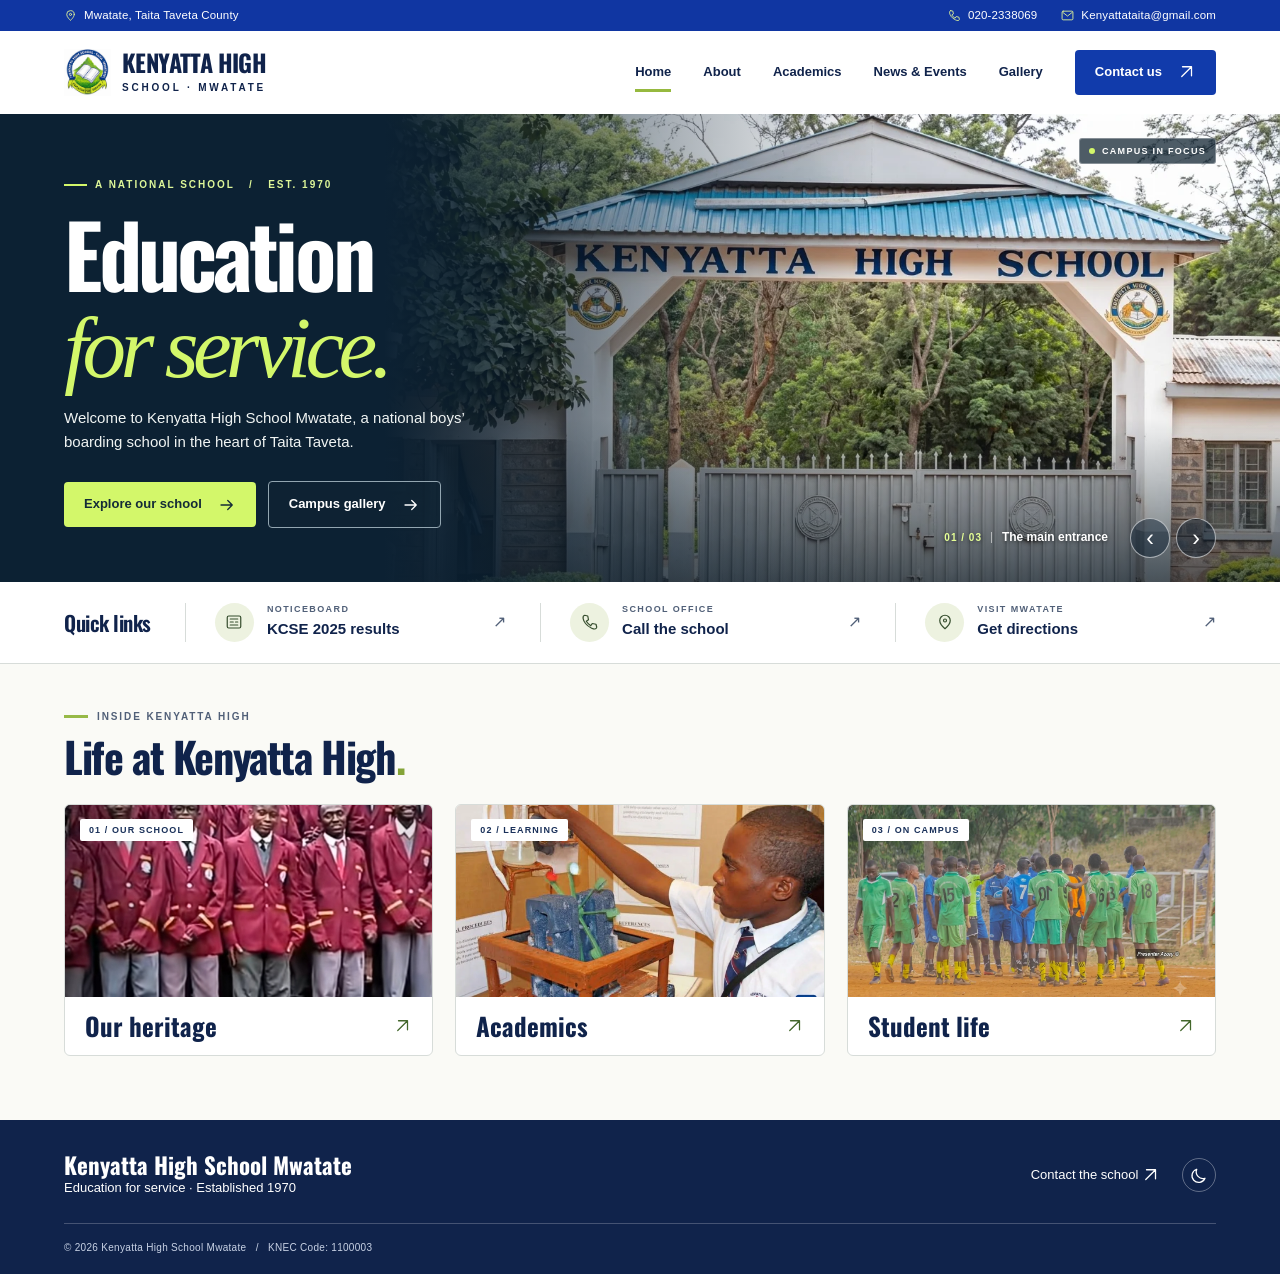
<file: index.html>
<!doctype html>
<html lang="en">
  <head>
    <meta charset="utf-8" />
    <meta name="viewport" content="width=device-width,initial-scale=1" />
    <title>Home | Kenyatta High School Mwatate</title>
    <meta
      name="description"
      content="Kenyatta High School Mwatate — a national boys’ boarding school in Taita Taveta since 1970. Explore our heritage, academics and campus life."
    />
    <link rel="icon" href="favicon.ico?v=2" sizes="16x16 32x32 48x48" />
    <link
      rel="icon"
      href="images/favicon.svg?v=2"
      type="image/svg+xml"
      sizes="any"
    />
    <link rel="stylesheet" href="css/style.css" />
    <script defer src="js/main.js"></script>
  </head>
  <body>
    <a class="skip" href="#main">Skip to content</a>
    <header>
      <div class="utility">
        <div class="wrap">
          <span
            ><svg
              aria-hidden="true"
              class="icon"
              viewBox="0 0 24 24"
              fill="none"
              stroke="currentColor"
              stroke-width="1.7"
              stroke-linecap="round"
              stroke-linejoin="round"
            >
              <path d="M19 10c0 5-7 11-7 11S5 15 5 10a7 7 0 1 1 14 0Z" />
              <circle cx="12" cy="10" r="2" />
            </svg>
            Mwatate, Taita Taveta County</span
          >
          <div>
            <a href="tel:+254202338069"
              ><svg
                aria-hidden="true"
                class="icon"
                viewBox="0 0 24 24"
                fill="none"
                stroke="currentColor"
                stroke-width="1.7"
                stroke-linecap="round"
                stroke-linejoin="round"
              >
                <path
                  d="m5 3 4 1 1 5-3 2c2 3 3 4 6 6l2-3 5 1 1 4c-1 6-12-1-15-5S1 4 5 3Z"
                />
              </svg>
              020-2338069</a
            ><a href="mailto:Kenyattataita@gmail.com"
              ><svg
                aria-hidden="true"
                class="icon"
                viewBox="0 0 24 24"
                fill="none"
                stroke="currentColor"
                stroke-width="1.7"
                stroke-linecap="round"
                stroke-linejoin="round"
              >
                <rect x="2" y="4" width="20" height="16" rx="2" />
                <path d="m3 6 9 7 9-7" />
              </svg>
              Kenyattataita@gmail.com</a
            >
          </div>
        </div>
      </div>
      <div class="wrap navrow">
        <a class="brand" href="index.html"
          ><img src="images/badge.jpg" alt="" /><span
            >KENYATTA HIGH<small>SCHOOL · MWATATE</small></span
          ></a
        ><button
          class="menu"
          aria-label="Toggle navigation"
          aria-expanded="false"
          aria-controls="nav"
        >
          <svg
            aria-hidden="true"
            class="icon"
            viewBox="0 0 24 24"
            fill="none"
            stroke="currentColor"
            stroke-width="1.7"
            stroke-linecap="round"
            stroke-linejoin="round"
          >
            <path d="M3 6h18M3 12h18M3 18h18" />
          </svg>
        </button>
        <nav id="nav" aria-label="Main navigation">
          <a href="index.html" aria-current="page">Home </a
          ><a href="about.html">About </a><a href="academics.html">Academics </a
          ><a href="news.html">News & Events </a
          ><a href="gallery.html">Gallery </a
          ><a href="contact.html" class="navcontact"
            >Contact us
            <svg
              aria-hidden="true"
              class="icon"
              viewBox="0 0 24 24"
              fill="none"
              stroke="currentColor"
              stroke-width="1.7"
              stroke-linecap="round"
              stroke-linejoin="round"
            >
              <path d="M5 18 18 5M6 5h12v12" /></svg
          ></a>
        </nav>
      </div>
    </header>
    <main id="main" class="">
      <section class="hero campus-hero">
        <div class="hero-copy">
          <div class="eyebrow badge">
            <b></b> A NATIONAL SCHOOL &nbsp; / &nbsp; EST. 1970
          </div>
          <h1>Education<br /><em>for service.</em></h1>
          <p>
            Welcome to Kenyatta High School Mwatate, a national boys’ boarding
            school in the heart of Taita Taveta.
          </p>
          <div class="buttons">
            <a class="button lime" href="about.html"
              >Explore our school
              <svg
                aria-hidden="true"
                class="icon"
                viewBox="0 0 24 24"
                fill="none"
                stroke="currentColor"
                stroke-width="1.7"
                stroke-linecap="round"
                stroke-linejoin="round"
              >
                <path d="M4 12h15m-6-6 6 6-6 6" /></svg></a
            ><a class="button outline" href="gallery.html"
              >Campus gallery
              <svg
                aria-hidden="true"
                class="icon"
                viewBox="0 0 24 24"
                fill="none"
                stroke="currentColor"
                stroke-width="1.7"
                stroke-linecap="round"
                stroke-linejoin="round"
              >
                <path d="M4 12h15m-6-6 6 6-6 6" /></svg
            ></a>
          </div>
        </div>
        <figure class="hero-photo">
          <img
            id="slide"
            src="images/entrance.webp"
            alt="Main entrance to Kenyatta High School"
          />
          <div class="photo-tag"><span></span> CAMPUS IN FOCUS</div>
          <figcaption>
            <span id="caption" aria-live="polite"
              ><b>01 / 03</b> &nbsp; The main entrance</span
            ><span class="slide-buttons"
              ><button id="prev" aria-label="Previous campus photo">‹</button
              ><button id="next" aria-label="Next campus photo">›</button></span
            >
          </figcaption>
        </figure>
      </section>
      <aside class="directory" aria-label="Family quick links">
        <div class="wrap directory-row">
          <h2>Quick links</h2>
          <a href="news.html#results"
            ><span class="dir-icon"
              ><svg
                class="icon"
                aria-hidden="true"
                viewBox="0 0 24 24"
                fill="none"
                stroke="currentColor"
                stroke-width="1.6"
                stroke-linecap="round"
                stroke-linejoin="round"
              >
                <rect x="3" y="4" width="18" height="16" rx="2" />
                <path d="M7 8h10M7 12h4m3 0h3M7 16h10" /></svg></span
            ><span
              ><small>NOTICEBOARD</small
              ><strong>KCSE 2025 results</strong></span
            ><span aria-hidden="true" class="dir-arrow">↗</span></a
          ><a href="tel:+254202338069"
            ><span class="dir-icon"
              ><svg
                class="icon"
                aria-hidden="true"
                viewBox="0 0 24 24"
                fill="none"
                stroke="currentColor"
                stroke-width="1.6"
                stroke-linecap="round"
                stroke-linejoin="round"
              >
                <path
                  d="m5 3 4 1 1 5-3 2c2 3 3 4 6 6l2-3 5 1 1 4c-1 6-12-1-15-5S1 4 5 3Z"
                /></svg></span
            ><span
              ><small>SCHOOL OFFICE</small
              ><strong>Call the school</strong></span
            ><span aria-hidden="true" class="dir-arrow">↗</span></a
          ><a
            href="https://www.google.com/maps/dir/?api=1&amp;destination=Kenyatta+High+School+Mwatate"
            ><span class="dir-icon"
              ><svg
                class="icon"
                aria-hidden="true"
                viewBox="0 0 24 24"
                fill="none"
                stroke="currentColor"
                stroke-width="1.6"
                stroke-linecap="round"
                stroke-linejoin="round"
              >
                <path d="M19 10c0 5-7 11-7 11S5 15 5 10a7 7 0 1 1 14 0Z" />
                <circle cx="12" cy="10" r="2" /></svg></span
            ><span
              ><small>VISIT MWATATE</small><strong>Get directions</strong></span
            ><span aria-hidden="true" class="dir-arrow">↗</span></a
          >
        </div>
      </aside>
      <section class="wrap explore">
        <div class="kicker">INSIDE KENYATTA HIGH</div>
        <h2>Life at Kenyatta High<span>.</span></h2>
        <div class="cards">
          <a class="photo-card" href="about.html"
            ><div class="card-image">
              <img src="images/Prefects.jpg" alt="" /><small
                >01 / OUR SCHOOL</small
              >
            </div>
            <div class="cardname">
              <h3>Our heritage</h3>
              <svg
                aria-hidden="true"
                class="icon"
                viewBox="0 0 24 24"
                fill="none"
                stroke="currentColor"
                stroke-width="1.7"
                stroke-linecap="round"
                stroke-linejoin="round"
              >
                <path d="M5 18 18 5M6 5h12v12" />
              </svg></div></a
          ><a class="photo-card" href="academics.html"
            ><div class="card-image">
              <img src="images/science.webp" alt="" /><small
                >02 / LEARNING</small
              >
            </div>
            <div class="cardname">
              <h3>Academics</h3>
              <svg
                aria-hidden="true"
                class="icon"
                viewBox="0 0 24 24"
                fill="none"
                stroke="currentColor"
                stroke-width="1.7"
                stroke-linecap="round"
                stroke-linejoin="round"
              >
                <path d="M5 18 18 5M6 5h12v12" />
              </svg></div></a
          ><a class="photo-card" href="gallery.html"
            ><div class="card-image">
              <img src="images/sports.webp" alt="" /><small
                >03 / ON CAMPUS</small
              >
            </div>
            <div class="cardname">
              <h3>Student life</h3>
              <svg
                aria-hidden="true"
                class="icon"
                viewBox="0 0 24 24"
                fill="none"
                stroke="currentColor"
                stroke-width="1.7"
                stroke-linecap="round"
                stroke-linejoin="round"
              >
                <path d="M5 18 18 5M6 5h12v12" />
              </svg></div
          ></a>
        </div>
      </section>
    </main>
    <footer>
      <div class="wrap foot">
        <div>
          <h3>Kenyatta High School Mwatate</h3>
          <p>Education for service · Established 1970</p>
        </div>
        <a href="contact.html"
          >Contact the school
          <svg
            aria-hidden="true"
            class="icon"
            viewBox="0 0 24 24"
            fill="none"
            stroke="currentColor"
            stroke-width="1.7"
            stroke-linecap="round"
            stroke-linejoin="round"
          >
            <path d="M5 18 18 5M6 5h12v12" /></svg></a
        ><button id="theme" aria-label="Toggle dark mode" aria-pressed="false">
          <svg
            aria-hidden="true"
            class="icon"
            viewBox="0 0 24 24"
            fill="none"
            stroke="currentColor"
            stroke-width="1.7"
            stroke-linecap="round"
            stroke-linejoin="round"
          >
            <path d="M20 15a9 9 0 0 1-11-12 9 9 0 1 0 11 12Z" />
          </svg>
        </button>
      </div>
      <div class="wrap fine">
        © 2026 Kenyatta High School Mwatate &nbsp; / &nbsp; KNEC Code: 1100003
      </div>
    </footer>
  </body>
</html>
</file>
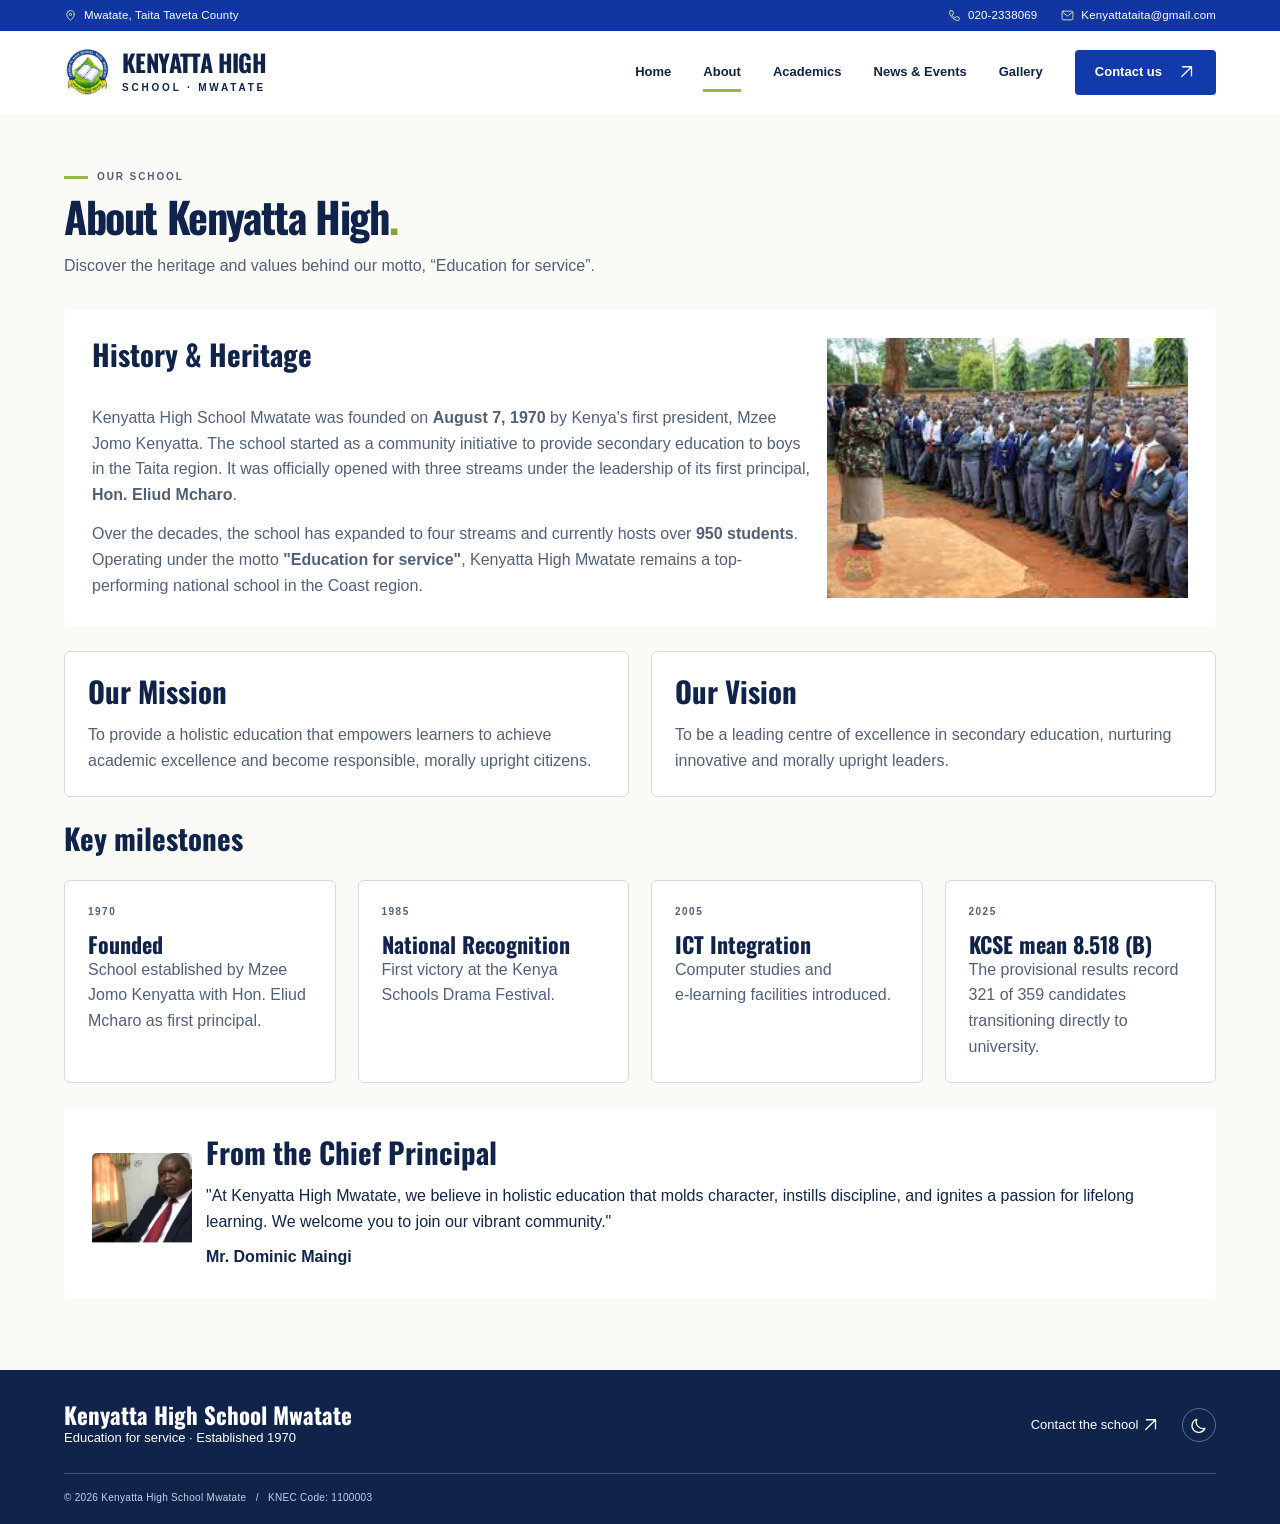
<file: about.html>
<!doctype html>
<html lang="en">
  <head>
    <meta charset="utf-8" />
    <meta name="viewport" content="width=device-width,initial-scale=1" />
    <title>About | Kenyatta High School Mwatate</title>
    <meta
      name="description"
      content="Kenyatta High School Mwatate — a national boys’ boarding school in Taita Taveta since 1970. Explore our heritage, academics and campus life."
    />
    <link rel="icon" href="favicon.ico?v=2" sizes="16x16 32x32 48x48" />
    <link
      rel="icon"
      href="images/favicon.svg?v=2"
      type="image/svg+xml"
      sizes="any"
    />
    <link rel="stylesheet" href="css/style.css" />
    <script defer src="js/main.js"></script>
  </head>
  <body>
    <a class="skip" href="#main">Skip to content</a>
    <header>
      <div class="utility">
        <div class="wrap">
          <span
            ><svg
              aria-hidden="true"
              class="icon"
              viewBox="0 0 24 24"
              fill="none"
              stroke="currentColor"
              stroke-width="1.7"
              stroke-linecap="round"
              stroke-linejoin="round"
            >
              <path d="M19 10c0 5-7 11-7 11S5 15 5 10a7 7 0 1 1 14 0Z" />
              <circle cx="12" cy="10" r="2" />
            </svg>
            Mwatate, Taita Taveta County</span
          >
          <div>
            <a href="tel:+254202338069"
              ><svg
                aria-hidden="true"
                class="icon"
                viewBox="0 0 24 24"
                fill="none"
                stroke="currentColor"
                stroke-width="1.7"
                stroke-linecap="round"
                stroke-linejoin="round"
              >
                <path
                  d="m5 3 4 1 1 5-3 2c2 3 3 4 6 6l2-3 5 1 1 4c-1 6-12-1-15-5S1 4 5 3Z"
                />
              </svg>
              020-2338069</a
            ><a href="mailto:Kenyattataita@gmail.com"
              ><svg
                aria-hidden="true"
                class="icon"
                viewBox="0 0 24 24"
                fill="none"
                stroke="currentColor"
                stroke-width="1.7"
                stroke-linecap="round"
                stroke-linejoin="round"
              >
                <rect x="2" y="4" width="20" height="16" rx="2" />
                <path d="m3 6 9 7 9-7" />
              </svg>
              Kenyattataita@gmail.com</a
            >
          </div>
        </div>
      </div>
      <div class="wrap navrow">
        <a class="brand" href="index.html"
          ><img src="images/badge.jpg" alt="" /><span
            >KENYATTA HIGH<small>SCHOOL · MWATATE</small></span
          ></a
        ><button
          class="menu"
          aria-label="Toggle navigation"
          aria-expanded="false"
          aria-controls="nav"
        >
          <svg
            aria-hidden="true"
            class="icon"
            viewBox="0 0 24 24"
            fill="none"
            stroke="currentColor"
            stroke-width="1.7"
            stroke-linecap="round"
            stroke-linejoin="round"
          >
            <path d="M3 6h18M3 12h18M3 18h18" />
          </svg>
        </button>
        <nav id="nav" aria-label="Main navigation">
          <a href="index.html">Home </a
          ><a href="about.html" aria-current="page">About </a
          ><a href="academics.html">Academics </a
          ><a href="news.html">News & Events </a
          ><a href="gallery.html">Gallery </a
          ><a href="contact.html" class="navcontact"
            >Contact us
            <svg
              aria-hidden="true"
              class="icon"
              viewBox="0 0 24 24"
              fill="none"
              stroke="currentColor"
              stroke-width="1.7"
              stroke-linecap="round"
              stroke-linejoin="round"
            >
              <path d="M5 18 18 5M6 5h12v12" /></svg
          ></a>
        </nav>
      </div>
    </header>
    <main id="main" class="wrap inner">
      <div class="intro">
        <div class="kicker">OUR SCHOOL</div>
        <h1>About Kenyatta High<span>.</span></h1>
        <p>
          Discover the heritage and values behind our motto, “Education for
          service”.
        </p>
      </div>
      <div class="split">
        <h2 class="section-title" style="text-align: left; margin-bottom: 20px">
          History & Heritage
        </h2>
        <p>
          Kenyatta High School Mwatate was founded on
          <strong>August 7, 1970</strong> by Kenya's first president, Mzee Jomo
          Kenyatta. The school started as a community initiative to provide
          secondary education to boys in the Taita region. It was officially
          opened with three streams under the leadership of its first principal,
          <strong>Hon. Eliud Mcharo</strong>.
        </p>
        <p>
          Over the decades, the school has expanded to four streams and
          currently hosts over <strong>950 students</strong>. Operating under
          the motto <strong>"Education for service"</strong>, Kenyatta High
          Mwatate remains a top-performing national school in the Coast region.
        </p>
        <img src="images/about.jpg" alt="Students at school assembly" />
      </div>
      <div class="tiles">
        <article>
          <h2>Our Mission</h2>
          <p>
            To provide a holistic education that empowers learners to achieve
            academic excellence and become responsible, morally upright
            citizens.
          </p>
        </article>
        <article>
          <h2>Our Vision</h2>
          <p>
            To be a leading centre of excellence in secondary education,
            nurturing innovative and morally upright leaders.
          </p>
        </article>
      </div>
      <h2>Key milestones</h2>
      <div class="tiles">
        <article>
          <label>1970</label>
          <h3>Founded</h3>
          <p>
            School established by Mzee Jomo Kenyatta with Hon. Eliud Mcharo as
            first principal.
          </p>
        </article>
        <article>
          <label>1985</label>
          <h3>National Recognition</h3>
          <p>First victory at the Kenya Schools Drama Festival.</p>
        </article>
        <article>
          <label>2005</label>
          <h3>ICT Integration</h3>
          <p>Computer studies and e‑learning facilities introduced.</p>
        </article>
        <article>
          <label>2025</label>
          <h3>KCSE mean 8.518 (B)</h3>
          <p>
            The provisional results record 321 of 359 candidates transitioning
            directly to university.
          </p>
        </article>
      </div>
      <div class="principal">
        <img src="images/principal.jpg" alt="Chief Principal Dominic Maingi" />
        <div>
          <h2>From the Chief Principal</h2>
          <blockquote>
            "At Kenyatta High Mwatate, we believe in holistic education that
            molds character, instills discipline, and ignites a passion for
            lifelong learning. We welcome you to join our vibrant community."
          </blockquote>
          <strong>Mr. Dominic Maingi</strong>
        </div>
      </div>
    </main>
    <footer>
      <div class="wrap foot">
        <div>
          <h3>Kenyatta High School Mwatate</h3>
          <p>Education for service · Established 1970</p>
        </div>
        <a href="contact.html"
          >Contact the school
          <svg
            aria-hidden="true"
            class="icon"
            viewBox="0 0 24 24"
            fill="none"
            stroke="currentColor"
            stroke-width="1.7"
            stroke-linecap="round"
            stroke-linejoin="round"
          >
            <path d="M5 18 18 5M6 5h12v12" /></svg></a
        ><button id="theme" aria-label="Toggle dark mode" aria-pressed="false">
          <svg
            aria-hidden="true"
            class="icon"
            viewBox="0 0 24 24"
            fill="none"
            stroke="currentColor"
            stroke-width="1.7"
            stroke-linecap="round"
            stroke-linejoin="round"
          >
            <path d="M20 15a9 9 0 0 1-11-12 9 9 0 1 0 11 12Z" />
          </svg>
        </button>
      </div>
      <div class="wrap fine">
        © 2026 Kenyatta High School Mwatate &nbsp; / &nbsp; KNEC Code: 1100003
      </div>
    </footer>
  </body>
</html>
</file>
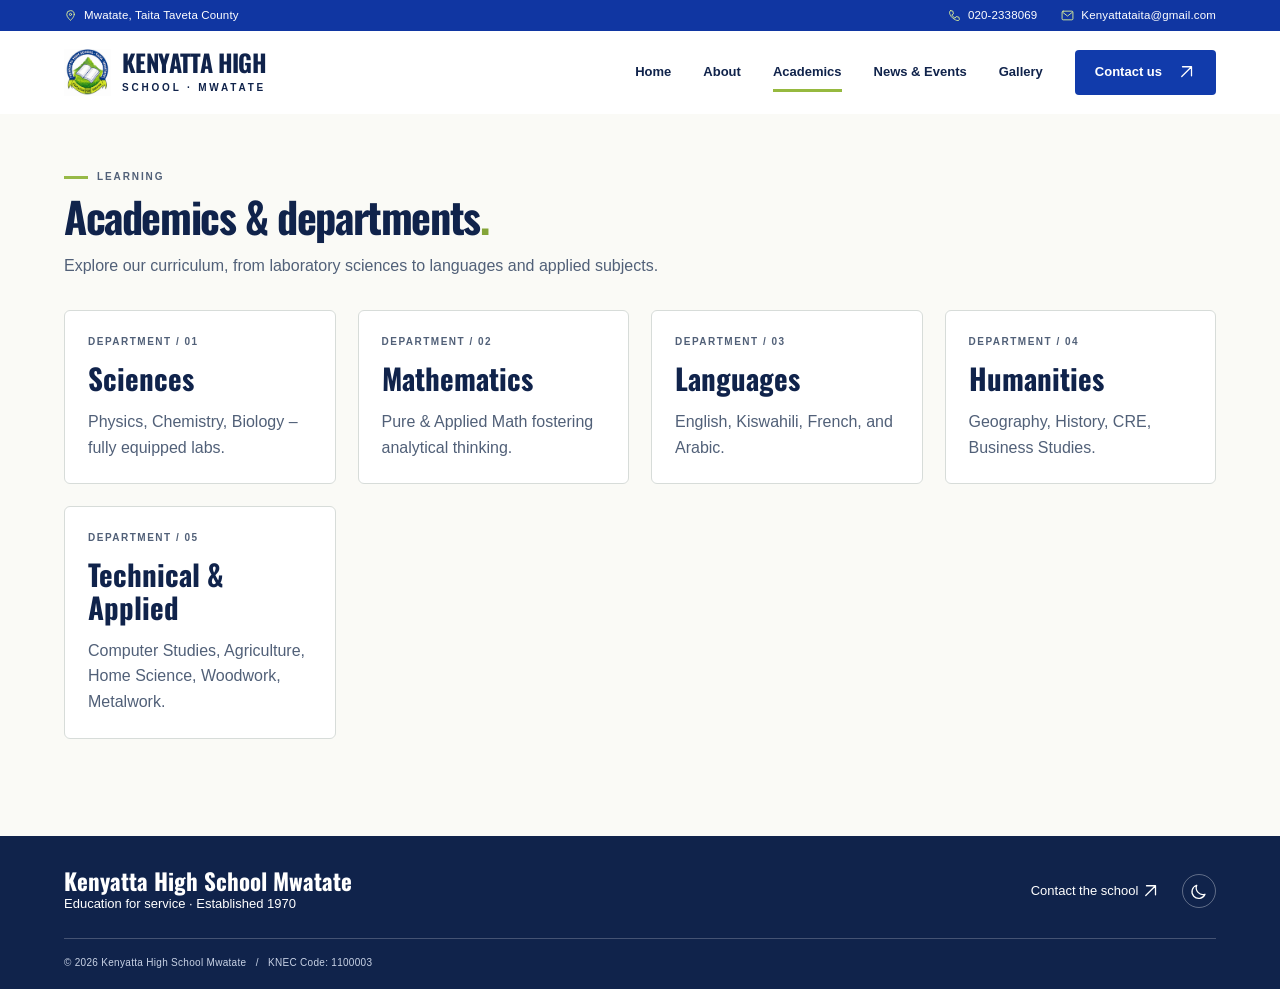
<file: academics.html>
<!doctype html>
<html lang="en">
  <head>
    <meta charset="utf-8" />
    <meta name="viewport" content="width=device-width,initial-scale=1" />
    <title>Academics | Kenyatta High School Mwatate</title>
    <meta
      name="description"
      content="Kenyatta High School Mwatate — a national boys’ boarding school in Taita Taveta since 1970. Explore our heritage, academics and campus life."
    />
    <link rel="icon" href="favicon.ico?v=2" sizes="16x16 32x32 48x48" />
    <link rel="icon" href="images/favicon.svg?v=2" type="image/svg+xml" sizes="any" />
    <link rel="stylesheet" href="css/style.css" />
    <script defer src="js/main.js"></script>
  </head>
  <body>
    <a class="skip" href="#main">Skip to content</a>
    <header>
      <div class="utility">
        <div class="wrap">
          <span
            ><svg
              aria-hidden="true"
              class="icon"
              viewBox="0 0 24 24"
              fill="none"
              stroke="currentColor"
              stroke-width="1.7"
              stroke-linecap="round"
              stroke-linejoin="round"
            >
              <path d="M19 10c0 5-7 11-7 11S5 15 5 10a7 7 0 1 1 14 0Z" />
              <circle cx="12" cy="10" r="2" />
            </svg>
            Mwatate, Taita Taveta County</span
          >
          <div>
            <a href="tel:+254202338069"
              ><svg
                aria-hidden="true"
                class="icon"
                viewBox="0 0 24 24"
                fill="none"
                stroke="currentColor"
                stroke-width="1.7"
                stroke-linecap="round"
                stroke-linejoin="round"
              >
                <path
                  d="m5 3 4 1 1 5-3 2c2 3 3 4 6 6l2-3 5 1 1 4c-1 6-12-1-15-5S1 4 5 3Z"
                />
              </svg>
              020-2338069</a
            ><a href="mailto:Kenyattataita@gmail.com"
              ><svg
                aria-hidden="true"
                class="icon"
                viewBox="0 0 24 24"
                fill="none"
                stroke="currentColor"
                stroke-width="1.7"
                stroke-linecap="round"
                stroke-linejoin="round"
              >
                <rect x="2" y="4" width="20" height="16" rx="2" />
                <path d="m3 6 9 7 9-7" />
              </svg>
              Kenyattataita@gmail.com</a
            >
          </div>
        </div>
      </div>
      <div class="wrap navrow">
        <a class="brand" href="index.html"
          ><img src="images/badge.jpg" alt="" /><span
            >KENYATTA HIGH<small>SCHOOL · MWATATE</small></span
          ></a
        ><button
          class="menu"
          aria-label="Toggle navigation"
          aria-expanded="false"
          aria-controls="nav"
        >
          <svg
            aria-hidden="true"
            class="icon"
            viewBox="0 0 24 24"
            fill="none"
            stroke="currentColor"
            stroke-width="1.7"
            stroke-linecap="round"
            stroke-linejoin="round"
          >
            <path d="M3 6h18M3 12h18M3 18h18" />
          </svg>
        </button>
        <nav id="nav" aria-label="Main navigation">
          <a href="index.html">Home </a><a href="about.html">About </a
          ><a href="academics.html" aria-current="page">Academics </a
          ><a href="news.html">News & Events </a
          ><a href="gallery.html">Gallery </a
          ><a href="contact.html" class="navcontact"
            >Contact us
            <svg
              aria-hidden="true"
              class="icon"
              viewBox="0 0 24 24"
              fill="none"
              stroke="currentColor"
              stroke-width="1.7"
              stroke-linecap="round"
              stroke-linejoin="round"
            >
              <path d="M5 18 18 5M6 5h12v12" /></svg
          ></a>
        </nav>
      </div>
    </header>
    <main id="main" class="wrap inner">
      <div class="intro">
        <div class="kicker">LEARNING</div>
        <h1>Academics & departments<span>.</span></h1>
        <p>
          Explore our curriculum, from laboratory sciences to languages and
          applied subjects.
        </p>
      </div>
      <div class="tiles">
        <article>
          <label>DEPARTMENT / 01</label>
          <h2>Sciences</h2>
          <p>Physics, Chemistry, Biology – fully equipped labs.</p>
        </article>
        <article>
          <label>DEPARTMENT / 02</label>
          <h2>Mathematics</h2>
          <p>Pure & Applied Math fostering analytical thinking.</p>
        </article>
        <article>
          <label>DEPARTMENT / 03</label>
          <h2>Languages</h2>
          <p>English, Kiswahili, French, and Arabic.</p>
        </article>
        <article>
          <label>DEPARTMENT / 04</label>
          <h2>Humanities</h2>
          <p>Geography, History, CRE, Business Studies.</p>
        </article>
        <article>
          <label>DEPARTMENT / 05</label>
          <h2>Technical & Applied</h2>
          <p>
            Computer Studies, Agriculture, Home Science, Woodwork, Metalwork.
          </p>
        </article>
      </div>
    </main>
    <footer>
      <div class="wrap foot">
        <div>
          <h3>Kenyatta High School Mwatate</h3>
          <p>Education for service · Established 1970</p>
        </div>
        <a href="contact.html"
          >Contact the school
          <svg
            aria-hidden="true"
            class="icon"
            viewBox="0 0 24 24"
            fill="none"
            stroke="currentColor"
            stroke-width="1.7"
            stroke-linecap="round"
            stroke-linejoin="round"
          >
            <path d="M5 18 18 5M6 5h12v12" /></svg></a
        ><button id="theme" aria-label="Toggle dark mode" aria-pressed="false">
          <svg
            aria-hidden="true"
            class="icon"
            viewBox="0 0 24 24"
            fill="none"
            stroke="currentColor"
            stroke-width="1.7"
            stroke-linecap="round"
            stroke-linejoin="round"
          >
            <path d="M20 15a9 9 0 0 1-11-12 9 9 0 1 0 11 12Z" />
          </svg>
        </button>
      </div>
      <div class="wrap fine">
        © 2026 Kenyatta High School Mwatate &nbsp; / &nbsp; KNEC Code: 1100003
      </div>
    </footer>
  </body>
</html>
</file>
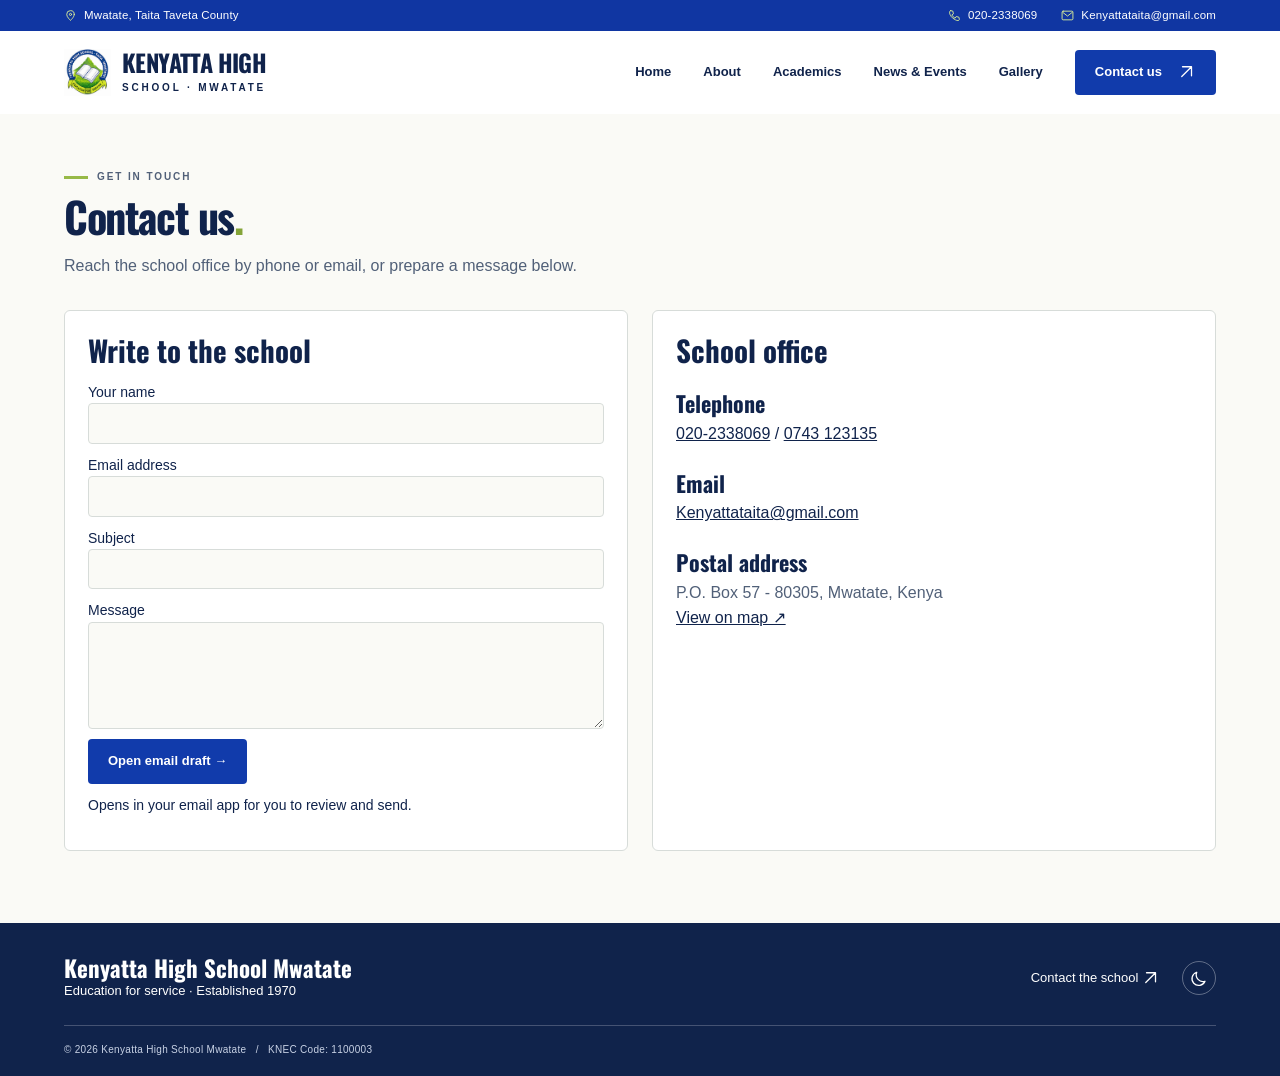
<file: contact.html>
<!doctype html>
<html lang="en">
  <head>
    <meta charset="utf-8" />
    <meta name="viewport" content="width=device-width,initial-scale=1" />
    <title>Contact us | Kenyatta High School Mwatate</title>
    <meta
      name="description"
      content="Kenyatta High School Mwatate — a national boys’ boarding school in Taita Taveta since 1970. Explore our heritage, academics and campus life."
    />
    <link rel="icon" href="favicon.ico?v=2" sizes="16x16 32x32 48x48" />
    <link rel="icon" href="images/favicon.svg?v=2" type="image/svg+xml" sizes="any" />
    <link rel="stylesheet" href="css/style.css" />
    <script defer src="js/main.js"></script>
  </head>
  <body>
    <a class="skip" href="#main">Skip to content</a>
    <header>
      <div class="utility">
        <div class="wrap">
          <span
            ><svg
              aria-hidden="true"
              class="icon"
              viewBox="0 0 24 24"
              fill="none"
              stroke="currentColor"
              stroke-width="1.7"
              stroke-linecap="round"
              stroke-linejoin="round"
            >
              <path d="M19 10c0 5-7 11-7 11S5 15 5 10a7 7 0 1 1 14 0Z" />
              <circle cx="12" cy="10" r="2" />
            </svg>
            Mwatate, Taita Taveta County</span
          >
          <div>
            <a href="tel:+254202338069"
              ><svg
                aria-hidden="true"
                class="icon"
                viewBox="0 0 24 24"
                fill="none"
                stroke="currentColor"
                stroke-width="1.7"
                stroke-linecap="round"
                stroke-linejoin="round"
              >
                <path
                  d="m5 3 4 1 1 5-3 2c2 3 3 4 6 6l2-3 5 1 1 4c-1 6-12-1-15-5S1 4 5 3Z"
                />
              </svg>
              020-2338069</a
            ><a href="mailto:Kenyattataita@gmail.com"
              ><svg
                aria-hidden="true"
                class="icon"
                viewBox="0 0 24 24"
                fill="none"
                stroke="currentColor"
                stroke-width="1.7"
                stroke-linecap="round"
                stroke-linejoin="round"
              >
                <rect x="2" y="4" width="20" height="16" rx="2" />
                <path d="m3 6 9 7 9-7" />
              </svg>
              Kenyattataita@gmail.com</a
            >
          </div>
        </div>
      </div>
      <div class="wrap navrow">
        <a class="brand" href="index.html"
          ><img src="images/badge.jpg" alt="" /><span
            >KENYATTA HIGH<small>SCHOOL · MWATATE</small></span
          ></a
        ><button
          class="menu"
          aria-label="Toggle navigation"
          aria-expanded="false"
          aria-controls="nav"
        >
          <svg
            aria-hidden="true"
            class="icon"
            viewBox="0 0 24 24"
            fill="none"
            stroke="currentColor"
            stroke-width="1.7"
            stroke-linecap="round"
            stroke-linejoin="round"
          >
            <path d="M3 6h18M3 12h18M3 18h18" />
          </svg>
        </button>
        <nav id="nav" aria-label="Main navigation">
          <a href="index.html">Home </a><a href="about.html">About </a
          ><a href="academics.html">Academics </a
          ><a href="news.html">News & Events </a
          ><a href="gallery.html">Gallery </a
          ><a href="contact.html" aria-current="page" class="navcontact"
            >Contact us
            <svg
              aria-hidden="true"
              class="icon"
              viewBox="0 0 24 24"
              fill="none"
              stroke="currentColor"
              stroke-width="1.7"
              stroke-linecap="round"
              stroke-linejoin="round"
            >
              <path d="M5 18 18 5M6 5h12v12" /></svg
          ></a>
        </nav>
      </div>
    </header>
    <main id="main" class="wrap inner">
      <div class="intro">
        <div class="kicker">GET IN TOUCH</div>
        <h1>Contact us<span>.</span></h1>
        <p>
          Reach the school office by phone or email, or prepare a message below.
        </p>
      </div>
      <div class="contactgrid">
        <form id="contactForm">
          <h2>Write to the school</h2>
          <label
            >Your name<input required name="name" autocomplete="name" /></label
          ><label
            >Email address<input
              required
              type="email"
              name="email"
              autocomplete="email" /></label
          ><label>Subject<input name="subject" required /></label
          ><label
            >Message<textarea
              rows="4"
              required
              name="message"
            ></textarea></label
          ><button class="button">Open email draft →</button
          ><small>Opens in your email app for you to review and send.</small>
        </form>
        <aside>
          <h2>School office</h2>
          <h3>Telephone</h3>
          <a href="tel:+254202338069">020-2338069</a> /
          <a href="tel:+254743123135">0743 123135</a>
          <h3>Email</h3>
          <a href="mailto:Kenyattataita@gmail.com">Kenyattataita@gmail.com</a>
          <h3>Postal address</h3>
          <p>P.O. Box 57 - 80305, Mwatate, Kenya</p>
          <a
            href="https://www.google.com/maps/search/?api=1&query=Kenyatta+High+School+Mwatate"
            >View on map ↗</a
          >
        </aside>
      </div>
    </main>
    <footer>
      <div class="wrap foot">
        <div>
          <h3>Kenyatta High School Mwatate</h3>
          <p>Education for service · Established 1970</p>
        </div>
        <a href="contact.html"
          >Contact the school
          <svg
            aria-hidden="true"
            class="icon"
            viewBox="0 0 24 24"
            fill="none"
            stroke="currentColor"
            stroke-width="1.7"
            stroke-linecap="round"
            stroke-linejoin="round"
          >
            <path d="M5 18 18 5M6 5h12v12" /></svg></a
        ><button id="theme" aria-label="Toggle dark mode" aria-pressed="false">
          <svg
            aria-hidden="true"
            class="icon"
            viewBox="0 0 24 24"
            fill="none"
            stroke="currentColor"
            stroke-width="1.7"
            stroke-linecap="round"
            stroke-linejoin="round"
          >
            <path d="M20 15a9 9 0 0 1-11-12 9 9 0 1 0 11 12Z" />
          </svg>
        </button>
      </div>
      <div class="wrap fine">
        © 2026 Kenyatta High School Mwatate &nbsp; / &nbsp; KNEC Code: 1100003
      </div>
    </footer>
  </body>
</html>
</file>
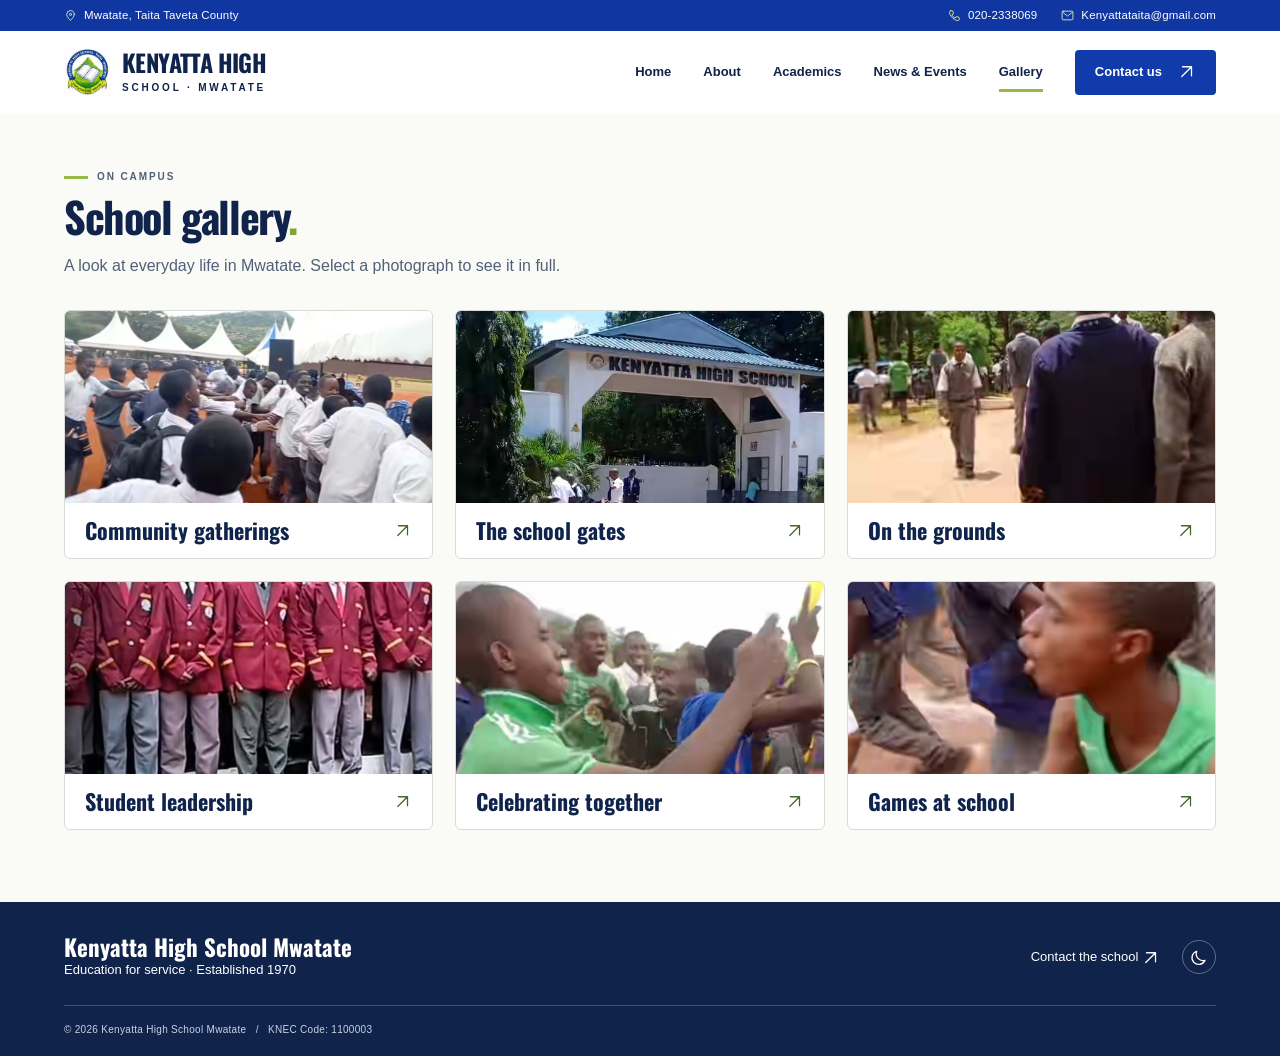
<file: gallery.html>
<!doctype html>
<html lang="en">
  <head>
    <meta charset="utf-8" />
    <meta name="viewport" content="width=device-width,initial-scale=1" />
    <title>Gallery | Kenyatta High School Mwatate</title>
    <meta
      name="description"
      content="Kenyatta High School Mwatate — a national boys’ boarding school in Taita Taveta since 1970. Explore our heritage, academics and campus life."
    />
    <link rel="icon" href="favicon.ico?v=2" sizes="16x16 32x32 48x48" />
    <link
      rel="icon"
      href="images/favicon.svg?v=2"
      type="image/svg+xml"
      sizes="any"
    />
    <link rel="stylesheet" href="css/style.css" />
    <script defer src="js/main.js"></script>
  </head>
  <body>
    <a class="skip" href="#main">Skip to content</a>
    <header>
      <div class="utility">
        <div class="wrap">
          <span
            ><svg
              aria-hidden="true"
              class="icon"
              viewBox="0 0 24 24"
              fill="none"
              stroke="currentColor"
              stroke-width="1.7"
              stroke-linecap="round"
              stroke-linejoin="round"
            >
              <path d="M19 10c0 5-7 11-7 11S5 15 5 10a7 7 0 1 1 14 0Z" />
              <circle cx="12" cy="10" r="2" />
            </svg>
            Mwatate, Taita Taveta County</span
          >
          <div>
            <a href="tel:+254202338069"
              ><svg
                aria-hidden="true"
                class="icon"
                viewBox="0 0 24 24"
                fill="none"
                stroke="currentColor"
                stroke-width="1.7"
                stroke-linecap="round"
                stroke-linejoin="round"
              >
                <path
                  d="m5 3 4 1 1 5-3 2c2 3 3 4 6 6l2-3 5 1 1 4c-1 6-12-1-15-5S1 4 5 3Z"
                />
              </svg>
              020-2338069</a
            ><a href="mailto:Kenyattataita@gmail.com"
              ><svg
                aria-hidden="true"
                class="icon"
                viewBox="0 0 24 24"
                fill="none"
                stroke="currentColor"
                stroke-width="1.7"
                stroke-linecap="round"
                stroke-linejoin="round"
              >
                <rect x="2" y="4" width="20" height="16" rx="2" />
                <path d="m3 6 9 7 9-7" />
              </svg>
              Kenyattataita@gmail.com</a
            >
          </div>
        </div>
      </div>
      <div class="wrap navrow">
        <a class="brand" href="index.html"
          ><img src="images/badge.jpg" alt="" /><span
            >KENYATTA HIGH<small>SCHOOL · MWATATE</small></span
          ></a
        ><button
          class="menu"
          aria-label="Toggle navigation"
          aria-expanded="false"
          aria-controls="nav"
        >
          <svg
            aria-hidden="true"
            class="icon"
            viewBox="0 0 24 24"
            fill="none"
            stroke="currentColor"
            stroke-width="1.7"
            stroke-linecap="round"
            stroke-linejoin="round"
          >
            <path d="M3 6h18M3 12h18M3 18h18" />
          </svg>
        </button>
        <nav id="nav" aria-label="Main navigation">
          <a href="index.html">Home </a><a href="about.html">About </a
          ><a href="academics.html">Academics </a
          ><a href="news.html">News & Events </a
          ><a href="gallery.html" aria-current="page">Gallery </a
          ><a href="contact.html" class="navcontact"
            >Contact us
            <svg
              aria-hidden="true"
              class="icon"
              viewBox="0 0 24 24"
              fill="none"
              stroke="currentColor"
              stroke-width="1.7"
              stroke-linecap="round"
              stroke-linejoin="round"
            >
              <path d="M5 18 18 5M6 5h12v12" /></svg
          ></a>
        </nav>
      </div>
    </header>
    <main id="main" class="wrap inner">
      <div class="intro">
        <div class="kicker">ON CAMPUS</div>
        <h1>School gallery<span>.</span></h1>
        <p>
          A look at everyday life in Mwatate. Select a photograph to see it in
          full.
        </p>
      </div>
      <div class="cards gallery">
        <button class="photo-card">
          <div class="card-image">
            <img src="images/Enjoying.jpg" alt="Community gatherings" />
          </div>
          <div class="cardname">
            <h3>Community gatherings</h3>
            <svg
              aria-hidden="true"
              class="icon"
              viewBox="0 0 24 24"
              fill="none"
              stroke="currentColor"
              stroke-width="1.7"
              stroke-linecap="round"
              stroke-linejoin="round"
            >
              <path d="M5 18 18 5M6 5h12v12" />
            </svg>
          </div></button
        ><button class="photo-card">
          <div class="card-image">
            <img src="images/entrance2.jpg" alt="The school gates" />
          </div>
          <div class="cardname">
            <h3>The school gates</h3>
            <svg
              aria-hidden="true"
              class="icon"
              viewBox="0 0 24 24"
              fill="none"
              stroke="currentColor"
              stroke-width="1.7"
              stroke-linecap="round"
              stroke-linejoin="round"
            >
              <path d="M5 18 18 5M6 5h12v12" />
            </svg>
          </div></button
        ><button class="photo-card">
          <div class="card-image">
            <img src="images/Inside.jpg" alt="On the grounds" />
          </div>
          <div class="cardname">
            <h3>On the grounds</h3>
            <svg
              aria-hidden="true"
              class="icon"
              viewBox="0 0 24 24"
              fill="none"
              stroke="currentColor"
              stroke-width="1.7"
              stroke-linecap="round"
              stroke-linejoin="round"
            >
              <path d="M5 18 18 5M6 5h12v12" />
            </svg>
          </div></button
        ><button class="photo-card">
          <div class="card-image">
            <img src="images/Prefects.jpg" alt="Student leadership" />
          </div>
          <div class="cardname">
            <h3>Student leadership</h3>
            <svg
              aria-hidden="true"
              class="icon"
              viewBox="0 0 24 24"
              fill="none"
              stroke="currentColor"
              stroke-width="1.7"
              stroke-linecap="round"
              stroke-linejoin="round"
            >
              <path d="M5 18 18 5M6 5h12v12" />
            </svg>
          </div></button
        ><button class="photo-card">
          <div class="card-image">
            <img src="images/games.jpg" alt="Celebrating together" />
          </div>
          <div class="cardname">
            <h3>Celebrating together</h3>
            <svg
              aria-hidden="true"
              class="icon"
              viewBox="0 0 24 24"
              fill="none"
              stroke="currentColor"
              stroke-width="1.7"
              stroke-linecap="round"
              stroke-linejoin="round"
            >
              <path d="M5 18 18 5M6 5h12v12" />
            </svg>
          </div></button
        ><button class="photo-card">
          <div class="card-image">
            <img src="images/games2.jpg" alt="Games at school" />
          </div>
          <div class="cardname">
            <h3>Games at school</h3>
            <svg
              aria-hidden="true"
              class="icon"
              viewBox="0 0 24 24"
              fill="none"
              stroke="currentColor"
              stroke-width="1.7"
              stroke-linecap="round"
              stroke-linejoin="round"
            >
              <path d="M5 18 18 5M6 5h12v12" />
            </svg>
          </div>
        </button>
      </div>
      <dialog class="viewer" aria-label="Campus photo viewer">
        <div class="viewer-top">
          <span>CAMPUS GALLERY</span
          ><button data-close aria-label="Close photograph" autofocus>×</button>
        </div>
        <div class="viewer-stage"><img alt="" draggable="false" /></div>
        <div class="viewer-bottom">
          <p aria-live="polite"><small></small><strong></strong></p>
          <div>
            <button data-prev aria-label="Previous photograph">‹</button
            ><button data-next aria-label="Next photograph">›</button>
          </div>
        </div>
      </dialog>
    </main>
    <footer>
      <div class="wrap foot">
        <div>
          <h3>Kenyatta High School Mwatate</h3>
          <p>Education for service · Established 1970</p>
        </div>
        <a href="contact.html"
          >Contact the school
          <svg
            aria-hidden="true"
            class="icon"
            viewBox="0 0 24 24"
            fill="none"
            stroke="currentColor"
            stroke-width="1.7"
            stroke-linecap="round"
            stroke-linejoin="round"
          >
            <path d="M5 18 18 5M6 5h12v12" /></svg></a
        ><button id="theme" aria-label="Toggle dark mode" aria-pressed="false">
          <svg
            aria-hidden="true"
            class="icon"
            viewBox="0 0 24 24"
            fill="none"
            stroke="currentColor"
            stroke-width="1.7"
            stroke-linecap="round"
            stroke-linejoin="round"
          >
            <path d="M20 15a9 9 0 0 1-11-12 9 9 0 1 0 11 12Z" />
          </svg>
        </button>
      </div>
      <div class="wrap fine">
        © 2026 Kenyatta High School Mwatate &nbsp; / &nbsp; KNEC Code: 1100003
      </div>
    </footer>
  </body>
</html>
</file>
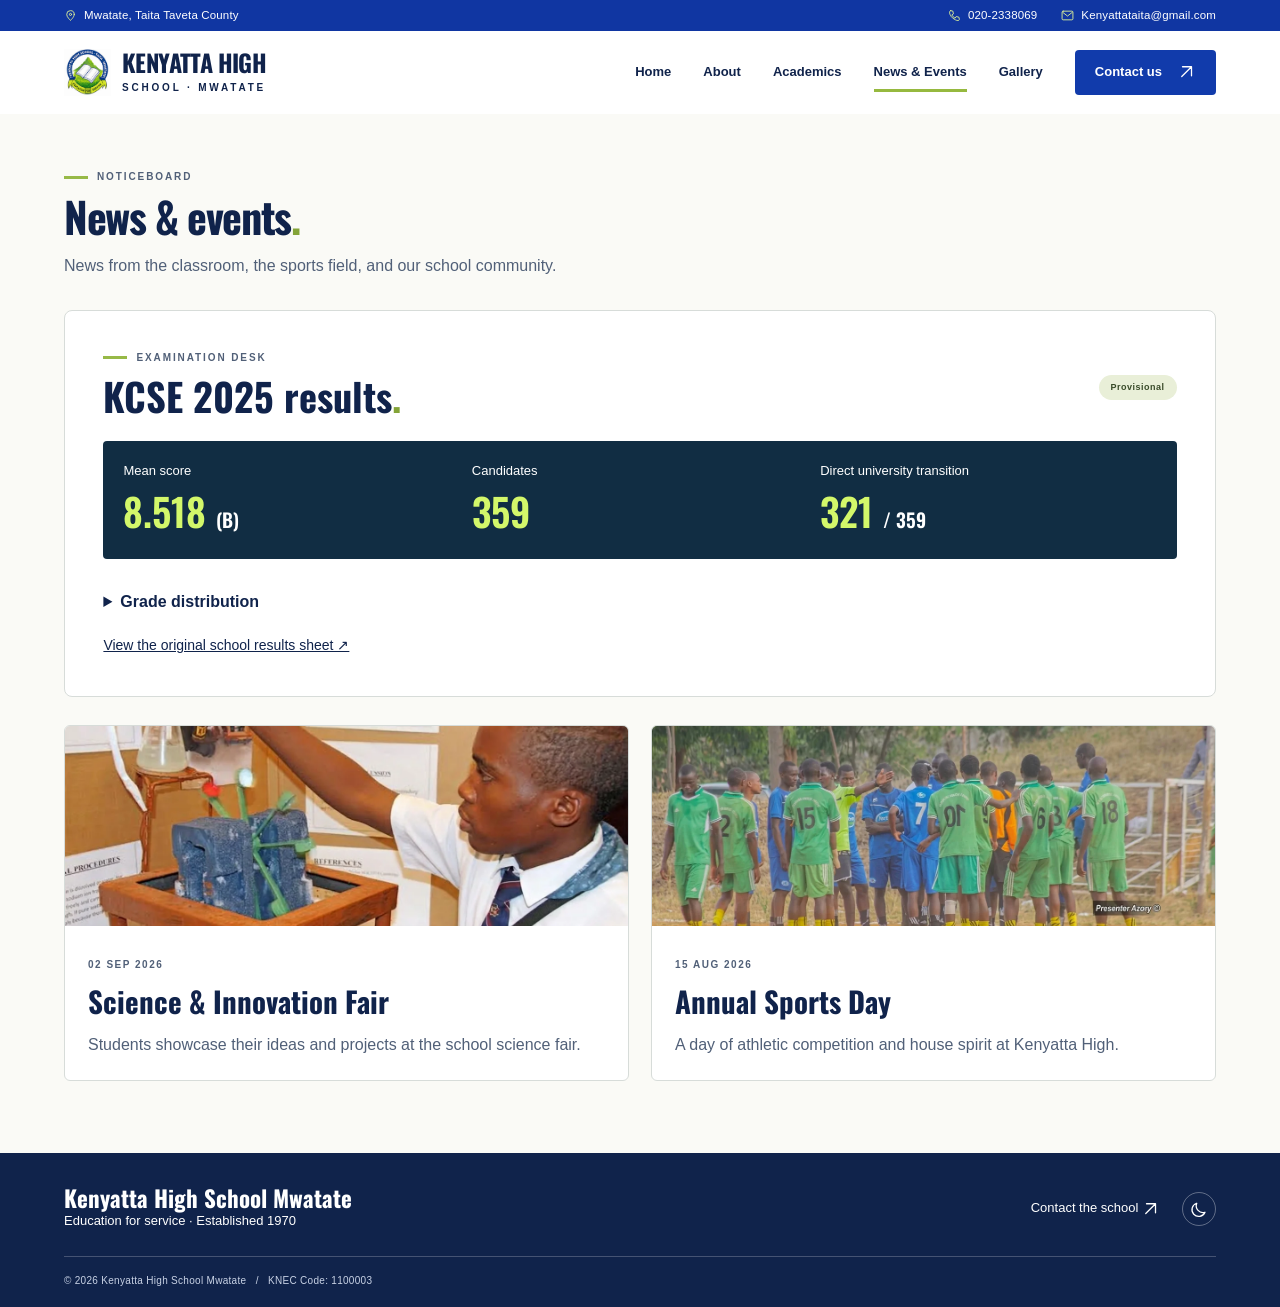
<file: news.html>
<!doctype html>
<html lang="en">
  <head>
    <meta charset="utf-8" />
    <meta name="viewport" content="width=device-width,initial-scale=1" />
    <title>News & Events | Kenyatta High School Mwatate</title>
    <meta
      name="description"
      content="Kenyatta High School Mwatate — a national boys’ boarding school in Taita Taveta since 1970. Explore our heritage, academics and campus life."
    />
    <link rel="icon" href="favicon.ico?v=2" sizes="16x16 32x32 48x48" />
    <link
      rel="icon"
      href="images/favicon.svg?v=2"
      type="image/svg+xml"
      sizes="any"
    />
    <link rel="stylesheet" href="css/style.css" />
    <script defer src="js/main.js"></script>
  </head>
  <body>
    <a class="skip" href="#main">Skip to content</a>
    <header>
      <div class="utility">
        <div class="wrap">
          <span
            ><svg
              aria-hidden="true"
              class="icon"
              viewBox="0 0 24 24"
              fill="none"
              stroke="currentColor"
              stroke-width="1.7"
              stroke-linecap="round"
              stroke-linejoin="round"
            >
              <path d="M19 10c0 5-7 11-7 11S5 15 5 10a7 7 0 1 1 14 0Z" />
              <circle cx="12" cy="10" r="2" />
            </svg>
            Mwatate, Taita Taveta County</span
          >
          <div>
            <a href="tel:+254202338069"
              ><svg
                aria-hidden="true"
                class="icon"
                viewBox="0 0 24 24"
                fill="none"
                stroke="currentColor"
                stroke-width="1.7"
                stroke-linecap="round"
                stroke-linejoin="round"
              >
                <path
                  d="m5 3 4 1 1 5-3 2c2 3 3 4 6 6l2-3 5 1 1 4c-1 6-12-1-15-5S1 4 5 3Z"
                />
              </svg>
              020-2338069</a
            ><a href="mailto:Kenyattataita@gmail.com"
              ><svg
                aria-hidden="true"
                class="icon"
                viewBox="0 0 24 24"
                fill="none"
                stroke="currentColor"
                stroke-width="1.7"
                stroke-linecap="round"
                stroke-linejoin="round"
              >
                <rect x="2" y="4" width="20" height="16" rx="2" />
                <path d="m3 6 9 7 9-7" />
              </svg>
              Kenyattataita@gmail.com</a
            >
          </div>
        </div>
      </div>
      <div class="wrap navrow">
        <a class="brand" href="index.html"
          ><img src="images/badge.jpg" alt="" /><span
            >KENYATTA HIGH<small>SCHOOL · MWATATE</small></span
          ></a
        ><button
          class="menu"
          aria-label="Toggle navigation"
          aria-expanded="false"
          aria-controls="nav"
        >
          <svg
            aria-hidden="true"
            class="icon"
            viewBox="0 0 24 24"
            fill="none"
            stroke="currentColor"
            stroke-width="1.7"
            stroke-linecap="round"
            stroke-linejoin="round"
          >
            <path d="M3 6h18M3 12h18M3 18h18" />
          </svg>
        </button>
        <nav id="nav" aria-label="Main navigation">
          <a href="index.html">Home </a><a href="about.html">About </a
          ><a href="academics.html">Academics </a
          ><a href="news.html" aria-current="page">News & Events </a
          ><a href="gallery.html">Gallery </a
          ><a href="contact.html" class="navcontact"
            >Contact us
            <svg
              aria-hidden="true"
              class="icon"
              viewBox="0 0 24 24"
              fill="none"
              stroke="currentColor"
              stroke-width="1.7"
              stroke-linecap="round"
              stroke-linejoin="round"
            >
              <path d="M5 18 18 5M6 5h12v12" /></svg
          ></a>
        </nav>
      </div>
    </header>
    <main id="main" class="wrap inner">
      <div class="intro">
        <div class="kicker">NOTICEBOARD</div>
        <h1>News & events<span>.</span></h1>
        <p>
          News from the classroom, the sports field, and our school community.
        </p>
      </div>
      <section id="results" class="result-panel" aria-labelledby="result-title">
        <div class="result-head">
          <div>
            <div class="kicker">EXAMINATION DESK</div>
            <h2 id="result-title">KCSE 2025 results<span>.</span></h2>
          </div>
          <span class="provisional">Provisional</span>
        </div>
        <dl class="result-stats">
          <div>
            <dt>Mean score</dt>
            <dd>8.518 <small>(B)</small></dd>
          </div>
          <div>
            <dt>Candidates</dt>
            <dd>359</dd>
          </div>
          <div>
            <dt>Direct university transition</dt>
            <dd>321 <small>/ 359</small></dd>
          </div>
        </dl>
        <details>
          <summary>Grade distribution</summary>
          <table>
            <caption>
              Provisional KCSE 2025 grade counts
            </caption>
            <thead>
              <tr>
                <th scope="col">Grade</th>
                <th scope="col">Candidates</th>
              </tr>
            </thead>
            <tbody>
              <tr>
                <th scope="row">A</th>
                <td>7</td>
              </tr>
              <tr>
                <th scope="row">A-</th>
                <td>41</td>
              </tr>
              <tr>
                <th scope="row">B+</th>
                <td>50</td>
              </tr>
              <tr>
                <th scope="row">B</th>
                <td>79</td>
              </tr>
              <tr>
                <th scope="row">B-</th>
                <td>92</td>
              </tr>
              <tr>
                <th scope="row">C+</th>
                <td>52</td>
              </tr>
              <tr>
                <th scope="row">C</th>
                <td>26</td>
              </tr>
              <tr>
                <th scope="row">C-</th>
                <td>9</td>
              </tr>
              <tr>
                <th scope="row">D+</th>
                <td>2</td>
              </tr>
              <tr>
                <th scope="row">D</th>
                <td>1</td>
              </tr>
              <tr>
                <th scope="row">D-</th>
                <td>0</td>
              </tr>
              <tr>
                <th scope="row">E</th>
                <td>0</td>
              </tr>
              <tr>
                <th scope="row">X</th>
                <td>0</td>
              </tr>
              <tr>
                <th scope="row">Y</th>
                <td>0</td>
              </tr>
            </tbody>
          </table>
        </details>
        <a class="sheet-link" href="images/kcse.jpg"
          >View the original school results sheet ↗</a
        >
      </section>
      <div class="cards news-pair">
        <article id="fair" class="story">
          <img src="images/science.webp" alt="" />
          <div>
            <label>02 SEP 2026</label>
            <h2>Science & Innovation Fair</h2>
            <p>
              Students showcase their ideas and projects at the school science
              fair.
            </p>
          </div>
        </article>
        <article id="sports" class="story">
          <img src="images/sports.webp" alt="" />
          <div>
            <label>15 AUG 2026</label>
            <h2>Annual Sports Day</h2>
            <p>
              A day of athletic competition and house spirit at Kenyatta High.
            </p>
          </div>
        </article>
      </div>
    </main>
    <footer>
      <div class="wrap foot">
        <div>
          <h3>Kenyatta High School Mwatate</h3>
          <p>Education for service · Established 1970</p>
        </div>
        <a href="contact.html"
          >Contact the school
          <svg
            aria-hidden="true"
            class="icon"
            viewBox="0 0 24 24"
            fill="none"
            stroke="currentColor"
            stroke-width="1.7"
            stroke-linecap="round"
            stroke-linejoin="round"
          >
            <path d="M5 18 18 5M6 5h12v12" /></svg></a
        ><button id="theme" aria-label="Toggle dark mode" aria-pressed="false">
          <svg
            aria-hidden="true"
            class="icon"
            viewBox="0 0 24 24"
            fill="none"
            stroke="currentColor"
            stroke-width="1.7"
            stroke-linecap="round"
            stroke-linejoin="round"
          >
            <path d="M20 15a9 9 0 0 1-11-12 9 9 0 1 0 11 12Z" />
          </svg>
        </button>
      </div>
      <div class="wrap fine">
        © 2026 Kenyatta High School Mwatate &nbsp; / &nbsp; KNEC Code: 1100003
      </div>
    </footer>
  </body>
</html>
</file>
<file: css/style.css>
@font-face {
  font-family: Oswald;
  src: url(../fonts/oswald.woff2) format("woff2");
  font-weight: 200 700;
  font-display: swap;
}
:root {
  --blue: #113bab;
  --ink: #10234b;
  --muted: #516078;
  --lime: #d3f76a;
  --paper: #fafaf6;
  --surface: #fff;
  --line: #d7dcd9;
  --gut: clamp(24px, 5vw, 88px);
  --display: Oswald, "Arial Narrow", sans-serif;
}
* {
  box-sizing: border-box;
}
body {
  margin: 0;
  color: var(--ink);
  background: var(--paper);
  font-family: Arial, Helvetica, sans-serif;
  line-height: 1.6;
}
body.dark {
  --ink: #eff4ff;
  --muted: #bdcadc;
  --paper: #172133;
  --surface: #202d41;
  --line: #415471;
}
a {
  color: inherit;
  text-decoration: none;
}
button,
input,
textarea {
  font: inherit;
}
button {
  cursor: pointer;
}
h1,
h2,
h3,
p,
figure,
blockquote {
  margin: 0;
}
h1,
h2,
h3 {
  font-family: var(--display);
  line-height: 1.13;
}
button {
  color: inherit;
}
.wrap {
  width: calc(100% - var(--gut) * 2);
  max-width: 1480px;
  margin-inline: auto;
}
.icon {
  width: 18px;
  height: 18px;
  vertical-align: middle;
  flex: none;
}
.skip {
  position: absolute;
  left: 12px;
  top: -100px;
  background: white;
  color: #123;
  padding: 10px;
  z-index: 20;
}
.skip:focus {
  top: 8px;
}
:focus-visible {
  outline: 3px solid #f0a41e;
  outline-offset: 3px;
}
.utility {
  background: #1036a2;
  color: white;
  font-size: 11.5px;
  letter-spacing: 0.15px;
}
.utility .wrap,
.utility span,
.utility a,
.utility .wrap > div,
.navrow,
.brand,
nav,
.navcontact,
.button,
.buttons,
.notice .wrap,
.notice strong,
.allnews,
.cardname,
.foot {
  display: flex;
  align-items: center;
}
.utility .wrap {
  height: 31px;
  justify-content: space-between;
}
.utility .wrap > div {
  gap: 24px;
}
.utility span,
.utility a {
  gap: 7px;
}
.utility .icon {
  width: 13px;
  height: 13px;
  color: #d9ee99;
}
header {
  background: var(--surface);
  position: relative;
  z-index: 3;
}
.navrow {
  height: 83px;
  justify-content: space-between;
}
.brand {
  gap: 11px;
  font-family: var(--display);
  font-size: 24px;
  font-weight: 700;
  line-height: 1.14;
  letter-spacing: -0.6px;
}
.brand img {
  width: 47px;
  height: 52px;
  object-fit: contain;
}
.brand small {
  display: block;
  font:
    700 10px/1.6 Arial,
    sans-serif;
  letter-spacing: 2.8px;
  margin-top: 3px;
}
nav {
  gap: clamp(19px, 2.5vw, 42px);
  height: 100%;
  font-size: 13px;
  font-weight: 600;
}
nav a:not(.navcontact) {
  position: relative;
}
nav a[aria-current]:not(.navcontact):after {
  content: "";
  height: 3px;
  background: #96b93f;
  position: absolute;
  bottom: -9px;
  left: 0;
  right: 0;
}
nav a:hover,
.utility a:hover {
  text-decoration: underline;
}
.navcontact,
.button {
  padding: 12px 20px;
  background: var(--blue);
  color: white;
  gap: 16px;
  font-weight: bold;
  font-size: 13px;
  border: 0;
  border-radius: 4px;
}
.menu {
  display: none;
}
.hero {
  display: grid;
  grid-template-columns: 1fr 1fr;
  background: #0e3398;
  color: white;
}
.hero-copy {
  padding: clamp(42px, 4.3vw, 76px) clamp(20px, 3vw, 52px)
    clamp(44px, 4.4vw, 78px) max(var(--gut), calc((100vw - 1480px) / 2));
  background:
    linear-gradient(100deg, #0b2e89aa, transparent),
    url(../images/contours.svg) center/cover,
    #10369b;
}
.eyebrow,
.kicker,
.card-image small,
.notice strong,
.hero-photo figcaption,
.tiles article > label,
.story label,
.fine {
  font-size: 10px;
  letter-spacing: 1.5px;
  font-weight: 700;
}
.badge {
  display: inline-flex;
  align-items: center;
  gap: 8px;
  border: 1px solid #99ab8f77;
  background: #122a6b66;
  padding: 4px 9px;
  color: #e2f7b4;
  border-radius: 2px;
}
.badge b {
  width: 6px;
  height: 6px;
  background: var(--lime);
  border-radius: 50%;
}
.hero h1 {
  margin: 19px 0;
  font-size: clamp(58px, 6.25vw, 106px);
  line-height: 1.02;
  letter-spacing: -2.8px;
  font-weight: 650;
}
.hero em {
  font-style: normal;
  color: var(--lime);
}
.hero-copy p {
  font-size: clamp(15px, 1.12vw, 18px);
  line-height: 1.6;
  max-width: 425px;
  color: #eaf0ff;
}
.buttons {
  gap: 12px;
  margin-top: 27px;
  flex-wrap: wrap;
}
.button {
  display: inline-flex;
  justify-content: center;
  min-height: 44px;
}
.button.lime {
  background: var(--lime);
  color: #142b37;
}
.button.outline {
  background: #092e8438;
  border: 1px solid #9fb2dc;
  color: white;
}
.button:hover,
.navcontact:hover {
  filter: brightness(0.94);
}
.hero-photo {
  position: relative;
  min-width: 0;
  overflow: hidden;
}
.hero-photo > img {
  position: absolute;
  width: 100%;
  height: 100%;
  object-fit: cover;
}
.hero-photo:after {
  content: "";
  position: absolute;
  inset: 58% 0 0;
  background: linear-gradient(transparent, #071321ba);
  pointer-events: none;
}
.hero-photo figcaption {
  position: absolute;
  z-index: 1;
  bottom: 24px;
  left: 26px;
  right: 26px;
  display: flex;
  align-items: center;
  justify-content: space-between;
  font-size: 9px;
  letter-spacing: 1.4px;
}
.hero-photo figcaption b {
  color: #e5ff96;
  border-right: 1px solid #fff8;
  padding-right: 9px;
}
.slide-buttons {
  display: flex;
  gap: 6px;
}
.slide-buttons button {
  width: 32px;
  height: 32px;
  border: 1px solid #ffffff90;
  border-radius: 50%;
  background: #15281042;
  color: white;
  font: 23px/20px Arial;
}
.slide-buttons button:hover {
  background: #0c237e;
}
.notice {
  background: #eef4dd;
  color: #263847;
  border-bottom: 1px solid #d9dfcd;
}
.notice .wrap {
  gap: 22px;
  min-height: 53px;
  font-size: 13px;
}
.notice strong {
  color: #213b23;
  gap: 8px;
  letter-spacing: 1.3px;
  border-right: 1px solid #bac9a8;
  padding-right: 20px;
}
.notice strong svg {
  width: 18px;
}
.allnews {
  margin-left: auto;
  gap: 10px;
  font-size: 12px;
  font-weight: bold;
  white-space: nowrap;
}
.notice a:hover {
  text-decoration: underline;
}
.explore {
  padding-top: 45px;
  padding-bottom: 64px;
}
.kicker {
  display: flex;
  align-items: center;
  gap: 9px;
  color: var(--muted);
  letter-spacing: 1.9px;
  font-size: 10px;
}
.kicker:before {
  content: "";
  height: 3px;
  width: 24px;
  background: #97b947;
}
.explore h2,
.intro h1 {
  font-size: clamp(37px, 3.3vw, 56px);
  letter-spacing: -1.4px;
  margin: 8px 0 23px;
}
.explore h2 span,
.intro h1 span {
  color: #84a438;
}
.cards,
.tiles {
  display: grid;
  grid-template-columns: repeat(3, minmax(0, 1fr));
  gap: 22px;
}
.photo-card,
.story,
.tiles article,
.contactgrid form,
.contactgrid aside {
  background: var(--surface);
  border: 1px solid var(--line);
  border-radius: 6px;
  overflow: hidden;
}
.card-image {
  height: clamp(155px, 15vw, 250px);
  position: relative;
  overflow: hidden;
}
.card-image img,
.story > img {
  height: 100%;
  width: 100%;
  object-fit: cover;
}
.card-image img {
  transition: transform 0.3s;
}
.photo-card:hover .card-image img {
  transform: scale(1.035);
}
.photo-card:first-child .card-image img {
  object-position: 50% 30%;
}
.card-image small {
  position: absolute;
  left: 15px;
  top: 14px;
  background: #fff;
  color: #1a315a;
  padding: 4px 9px;
  border-radius: 2px;
  letter-spacing: 1.1px;
  font-size: 9px;
}
.cardname {
  justify-content: space-between;
  padding: 15px 20px;
}
.cardname h3 {
  font-size: 25px;
}
.cardname svg {
  color: #43672b;
}
.inner {
  padding-block: 55px 72px;
}
.intro {
  margin-bottom: 32px;
}
.intro h1 {
  margin-bottom: 12px;
}
.inner p {
  color: var(--muted);
}
.inner h2 {
  font-size: 29px;
  margin-bottom: 14px;
}
.inner h3 {
  font-size: 22px;
}
.split,
.principal {
  display: grid;
  gap: 14px;
  background: var(--surface);
  border-radius: 6px;
  padding: 28px;
}
.split {
  grid-template-columns: 2fr 1fr;
}
.split > h2,
.split > p {
  grid-column: 1;
}
.split > img {
  grid-column: 2;
  grid-row: 1/4;
  width: 100%;
  height: 100%;
  max-height: 280px;
  object-fit: cover;
}
.tiles {
  grid-template-columns: repeat(auto-fit, minmax(min(240px, 100%), 1fr));
  margin: 25px 0;
}
.tiles article,
.contactgrid form,
.contactgrid aside,
.story > div {
  padding: 23px;
}
.tiles article > label,
.story label {
  display: block;
  color: var(--muted);
  margin-bottom: 12px;
}
.principal {
  grid-template-columns: 100px 1fr;
  align-items: center;
}
.principal img {
  width: 100%;
  border-radius: 5px;
}
.principal strong {
  display: block;
  margin-top: 10px;
}
.story > img {
  height: 200px;
}
.story a,
.contactgrid aside a {
  text-decoration: underline;
}
.gallery button {
  padding: 0;
  text-align: left;
}
dialog {
  border: 0;
  border-radius: 5px;
  max-width: 90vw;
  background: var(--surface);
  color: var(--ink);
}
dialog::backdrop {
  background: #0d182ee6;
}
dialog img {
  display: block;
  max-width: 100%;
  max-height: 70vh;
  margin: auto;
}
dialog p {
  margin-top: 8px;
}
dialog button {
  display: block;
  margin-left: auto;
  background: none;
  border: 0;
  font-size: 28px;
}
.contactgrid {
  display: grid;
  grid-template-columns: 1fr 1fr;
  gap: 24px;
}
.contactgrid label,
.contactgrid small {
  display: block;
  margin-bottom: 10px;
  font-size: 14px;
}
.contactgrid small {
  margin-top: 10px;
}
.contactgrid input,
.contactgrid textarea {
  display: block;
  width: 100%;
  border: 1px solid var(--line);
  background: var(--paper);
  color: var(--ink);
  padding: 8px;
  border-radius: 4px;
}
.contactgrid aside h3 {
  margin: 24px 0 5px;
}
footer {
  background: #10234b;
  color: white;
  padding: 32px 0 18px;
}
.foot {
  gap: 22px;
}
.foot h3 {
  font-size: 23px;
}
.foot p,
.foot a {
  font-size: 13px;
}
.foot a {
  margin-left: auto;
}
.foot button {
  border: 1px solid #ffffff55;
  color: white;
  background: none;
  border-radius: 50%;
  width: 34px;
  height: 34px;
}
.fine {
  border-top: 1px solid #ffffff38;
  padding-top: 16px;
  margin-top: 24px;
  color: #c8d2e5;
  font-weight: 400;
  letter-spacing: 0.3px;
}
@media (max-width: 900px) {
  nav {
    gap: 18px;
  }
  .navcontact {
    padding: 9px 13px;
  }
  .brand {
    font-size: 20px;
  }
  .brand small {
    font-size: 9px;
  }
  .hero-copy {
    padding-right: 15px;
  }
  .hero h1 {
    font-size: clamp(55px, 7vw, 70px);
  }
  .buttons .button {
    padding: 10px 12px;
    gap: 8px;
  }
  .notice .wrap {
    gap: 12px;
  }
  .notice strong {
    padding-right: 12px;
  }
}
@media (max-width: 750px) {
  .utility .wrap > div a:last-child {
    display: none;
  }
  .navrow {
    height: 69px;
  }
  .brand img {
    height: 45px;
    width: 40px;
  }
  .menu {
    display: grid;
    place-items: center;
    width: 42px;
    height: 42px;
    background: var(--surface);
    border: 1px solid var(--line);
    border-radius: 4px;
  }
  .menu svg {
    width: 22px;
    height: 22px;
  }
  nav {
    display: none;
    position: absolute;
    top: 100%;
    left: 0;
    right: 0;
    height: auto;
    padding: 14px var(--gut) 22px;
    background: var(--surface);
    box-shadow: 0 6px 12px #0002;
    align-items: stretch;
  }
  nav.open {
    display: grid;
    gap: 2px;
  }
  nav a {
    padding: 8px;
  }
  nav a[aria-current]:not(.navcontact):after {
    left: 0;
    bottom: 9px;
    top: 9px;
    height: auto;
    width: 3px;
  }
  .hero {
    grid-template-columns: 1fr;
  }
  .hero-copy {
    padding: 36px var(--gut);
  }
  .hero h1 {
    font-size: clamp(59px, 12vw, 84px);
  }
  .hero-photo {
    height: clamp(210px, 50vw, 340px);
  }
  .hero-photo figcaption {
    bottom: 14px;
    left: var(--gut);
    right: var(--gut);
  }
  .notice .wrap {
    padding-block: 14px;
    align-items: flex-start;
    flex-wrap: wrap;
  }
  .notice strong {
    border: none;
  }
  .notice .wrap > a:not(.allnews) {
    order: 3;
    width: 100%;
  }
  .explore {
    padding-top: 34px;
  }
  .cards,
  .contactgrid,
  .split {
    grid-template-columns: 1fr;
  }
  .card-image {
    height: clamp(200px, 48vw, 320px);
  }
  .inner {
    padding-block: 35px;
  }
  .split > img {
    grid-column: auto;
    grid-row: auto;
  }
  .principal {
    grid-template-columns: 1fr;
  }
  .principal img {
    width: 90px;
  }
  .foot {
    flex-wrap: wrap;
  }
  .foot div {
    width: 100%;
  }
  .foot a {
    margin-left: 0;
  }
  .cards {
    gap: 18px;
  }
}
@media (prefers-reduced-motion: reduce) {
  * {
    transition: none !important;
  }
}

/* Campus panorama — keep the photography visible while protecting text contrast. */
.campus-hero {
  position: relative;
  isolation: isolate;
  display: block;
  overflow: hidden;
  background: #0c2133;
}
.campus-hero .hero-photo {
  position: absolute;
  inset: 0 0 0 30%;
  z-index: -1;
  height: auto;
}
.campus-hero .hero-photo > img {
  object-position: 50% 47%;
}
.campus-hero .hero-photo:after {
  inset: 0;
  background:
    linear-gradient(
      90deg,
      #0c2133,
      rgba(12, 33, 51, 0.55) 19%,
      transparent 55%
    ),
    linear-gradient(0deg, #061622a8, transparent 35%);
}
.campus-hero .hero-copy {
  position: relative;
  width: 50%;
  padding-block: clamp(44px, 4.2vw, 74px);
  background: none;
  pointer-events: none;
}
.campus-hero .buttons a {
  pointer-events: auto;
}
.campus-hero .badge {
  border: 0;
  padding: 0;
  background: none;
  color: #def799;
  letter-spacing: 2px;
  font-size: 10px;
}
.campus-hero .badge b {
  width: 23px;
  height: 2px;
  border-radius: 0;
}
.campus-hero h1 {
  font-size: clamp(72px, 6.8vw, 115px);
  letter-spacing: -0.045em;
  margin: 18px 0 16px;
  line-height: 0.97;
}
.campus-hero em {
  font-family: Georgia, "Times New Roman", serif;
  font-weight: 400;
  font-style: italic;
  letter-spacing: -0.065em;
}
.campus-hero .hero-copy p {
  color: #f0f4f3;
  max-width: 405px;
}
.campus-hero .button.outline {
  background: #10243388;
  border-color: #93a6b1;
}
.photo-tag {
  position: absolute;
  z-index: 1;
  right: var(--gut);
  top: 24px;
  color: white;
  background: #0b1e2bb8;
  border: 1px solid #ffffff52;
  display: flex;
  align-items: center;
  gap: 7px;
  padding: 5px 9px;
  font-size: 9px;
  font-weight: 700;
  letter-spacing: 1.3px;
  border-radius: 3px;
}
.photo-tag span {
  height: 6px;
  width: 6px;
  background: var(--lime);
  border-radius: 50%;
}
.campus-hero figcaption {
  left: auto;
  right: var(--gut);
  gap: 22px;
  bottom: 24px;
  font-size: 12px;
  letter-spacing: 0;
  text-shadow: 0 1px 4px #0008;
}
.campus-hero figcaption b {
  font-size: 10px;
  letter-spacing: 1px;
}
.slide-buttons button {
  width: 40px;
  height: 40px;
  background: #091d2f77;
}
.directory {
  background: var(--surface);
  border-bottom: 1px solid var(--line);
}
.directory-row {
  display: grid;
  grid-template-columns: auto repeat(3, 1fr);
  align-items: center;
  padding-block: 21px;
  gap: 3%;
}
.directory h2 {
  font: 600 21px/1.2 var(--display);
  letter-spacing: -0.5px;
}
.directory a {
  display: flex;
  align-items: center;
  gap: 13px;
  border-left: 1px solid var(--line);
  padding-left: 9%;
}
.directory small,
.viewer-top span,
.viewer-bottom small,
.provisional {
  display: block;
  font:
    700 9px/1.5 Arial,
    sans-serif;
  letter-spacing: 1.4px;
}
.directory small {
  color: var(--muted);
}
.directory strong {
  font-size: 15px;
}
.dir-icon {
  width: 39px;
  height: 39px;
  display: grid;
  place-items: center;
  background: #edf2e0;
  color: #354d2d;
  border-radius: 50%;
  flex: none;
}
.dir-arrow {
  margin-left: auto;
  color: var(--muted);
}
.directory a:hover strong,
.sheet-link:hover {
  text-decoration: underline;
}
.news-pair {
  grid-template-columns: repeat(2, minmax(0, 1fr));
}
.result-panel {
  scroll-margin: 20px;
  border: 1px solid var(--line);
  background: var(--surface);
  border-radius: 8px;
  padding: clamp(20px, 3vw, 40px);
  margin: 0 0 28px;
}
.result-head,
.viewer-top,
.viewer-bottom,
.viewer-bottom > div {
  display: flex;
  align-items: center;
  justify-content: space-between;
  gap: 10px;
}
.result-head h2 {
  font-size: clamp(30px, 3vw, 47px);
  margin: 8px 0;
}
.result-head h2 span {
  color: #84a438;
}
.provisional {
  background: #e9efd8;
  color: #394b29;
  padding: 6px 12px;
  border-radius: 20px;
  letter-spacing: 0.5px;
}
.result-stats {
  display: grid;
  grid-template-columns: repeat(3, 1fr);
  margin: 16px 0 22px;
  padding: 20px;
  background: #112d43;
  color: white;
  border-radius: 4px;
  gap: 12px;
}
.result-stats dt {
  font-size: 13px;
}
.result-stats dd {
  margin: 0;
  font: 600 clamp(30px, 3vw, 45px) var(--display);
  color: #d3f76a;
}
.result-stats small {
  font-size: 0.5em;
  color: white;
}
.result-panel summary {
  cursor: pointer;
  font-weight: bold;
  padding: 8px 0;
}
.result-panel table {
  width: min(100%, 560px);
  border-collapse: collapse;
  text-align: left;
  font-variant-numeric: tabular-nums;
}
.result-panel caption {
  text-align: left;
  color: var(--muted);
  font-size: 13px;
  margin: 8px 0;
}
.result-panel th,
.result-panel td {
  border-bottom: 1px solid var(--line);
  padding: 6px 10px;
}
.result-panel table :last-child:is(td, th) {
  text-align: right;
}
.sheet-link {
  display: inline-block;
  margin-top: 12px;
  text-decoration: underline;
  font-size: 14px;
}
.viewer {
  padding: 0;
  width: min(850px, 94vw);
  max-width: 94vw;
  overflow: auto;
  background: #102335;
  color: #fff;
  border-radius: 8px;
}
.viewer-top,
.viewer-bottom {
  padding: 10px 18px;
}
.viewer-top span,
.viewer-bottom small {
  color: #d4efaa;
}
.viewer-stage {
  background: #091622;
  touch-action: pan-y pinch-zoom;
}
.viewer-stage img {
  width: 100%;
  height: min(58dvh, 580px);
  object-fit: contain;
  user-select: none;
}
.viewer-bottom p {
  color: #fff;
  margin: 0;
}
.viewer-bottom strong {
  display: block;
  font: 500 21px var(--display);
}
.viewer button {
  margin: 0;
  width: 44px;
  height: 44px;
  border-radius: 50%;
  border: 1px solid #7c8e9f;
  color: white;
  line-height: 1;
}
.viewer button:hover {
  background: #354b5f;
}
body:has(.viewer[open]) {
  overflow: hidden;
}
@media (max-width: 900px) {
  .directory-row {
    gap: 2%;
  }
  .directory a {
    padding-left: 6%;
    gap: 8px;
  }
  .dir-arrow {
    display: none;
  }
}
@media (max-width: 750px) {
  .campus-hero .hero-copy {
    width: 100%;
    padding: 32px var(--gut) 24px;
    background: linear-gradient(110deg, #102838, #112d44);
  }
  .campus-hero h1 {
    font-size: clamp(63px, 11vw, 84px);
  }
  .campus-hero .hero-photo {
    position: relative;
    inset: auto;
    z-index: 0;
    height: clamp(190px, 44vw, 280px);
  }
  .campus-hero .hero-photo:after {
    background: linear-gradient(0deg, #081929bd, transparent 50%);
  }
  .campus-hero figcaption {
    left: var(--gut);
    bottom: 12px;
  }
  .photo-tag {
    top: 12px;
  }
  .directory-row {
    grid-template-columns: repeat(3, minmax(0, 1fr));
    padding-block: 16px;
    gap: 0;
  }
  .directory h2 {
    display: none;
  }
  .directory a {
    flex-direction: column;
    gap: 6px;
    padding: 0 4px;
    text-align: center;
  }
  .directory a:first-of-type {
    border: 0;
  }
  .directory small {
    font-size: 8px;
    letter-spacing: 0.5px;
  }
  .directory strong {
    font-size: 12px;
    display: block;
  }
  .dir-icon {
    width: 34px;
    height: 34px;
  }
  .news-pair {
    grid-template-columns: 1fr;
  }
  .result-stats {
    padding: 14px;
    gap: 8px;
  }
  .result-stats dt {
    font-size: 11px;
  }
  .result-stats dd {
    font-size: 26px;
  }
  .result-head {
    flex-wrap: wrap;
  }
  .contactgrid aside {
    grid-row: 1;
  }
  .viewer-top,
  .viewer-bottom {
    padding: 10px 12px;
  }
}
</file>
